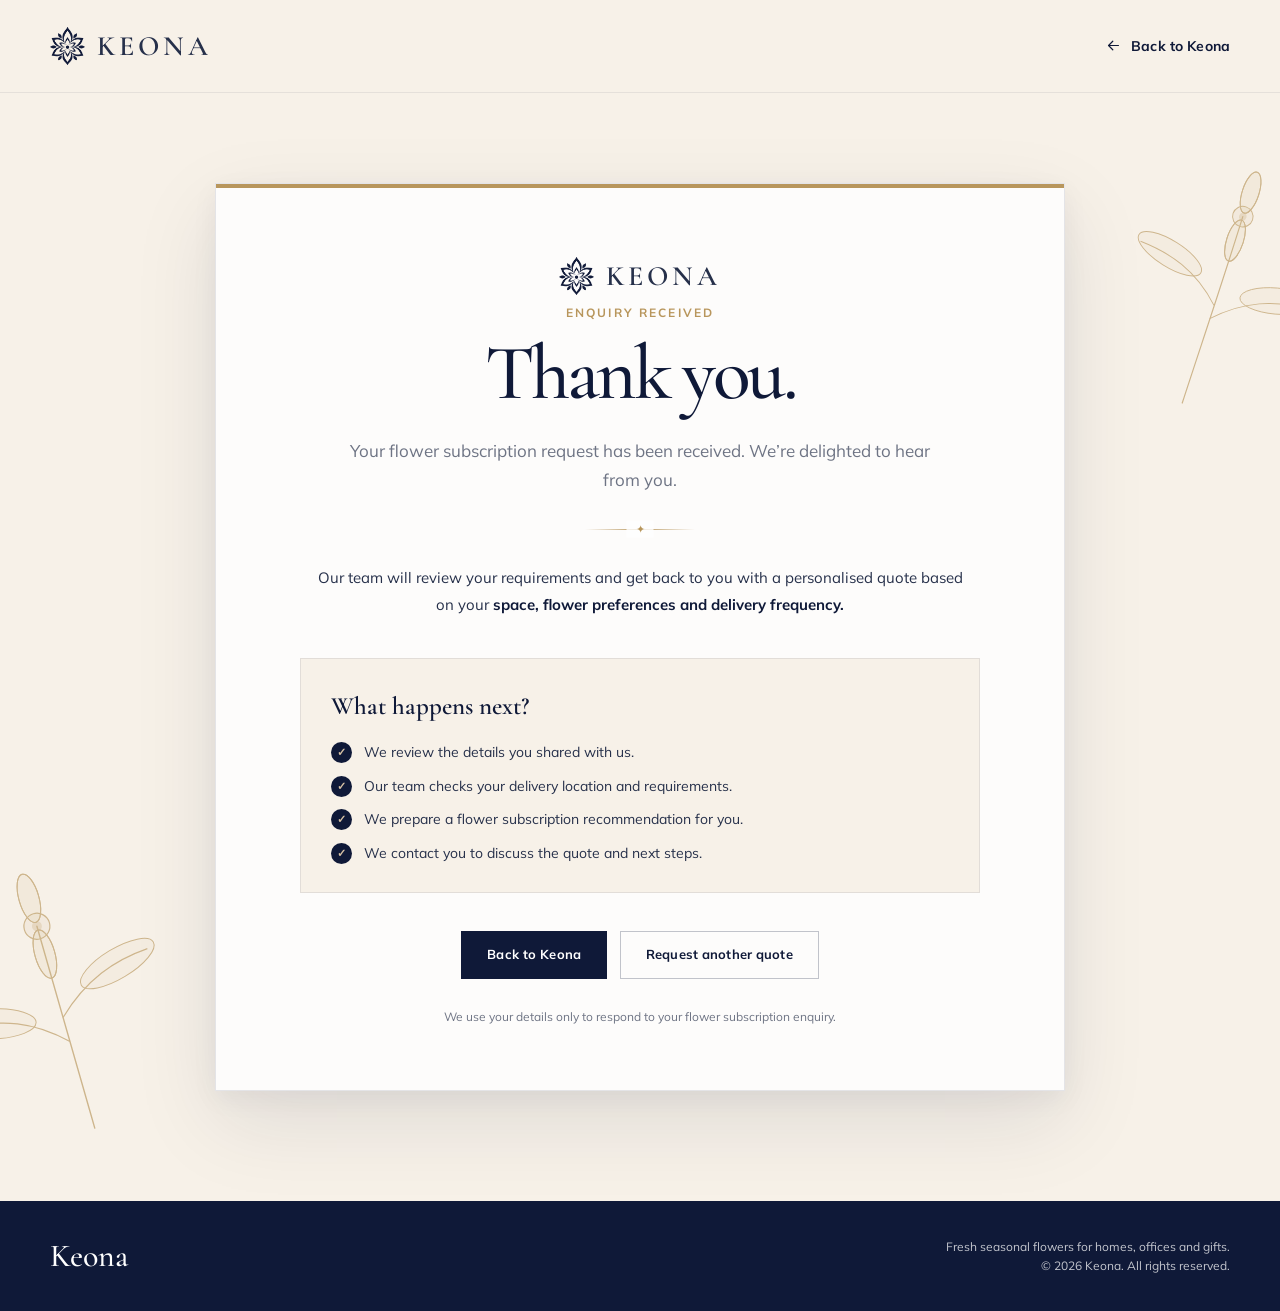
<file: thank-you.html>
<!DOCTYPE html>
<html lang="en-IN">

<head>
  <meta charset="UTF-8">

  <meta name="viewport" content="width=device-width, initial-scale=1">

  <title>Thank You | Keona Flower Subscription</title>

  <meta
    name="description"
    content="Thank you for your flower subscription enquiry with Keona."
  >
  <link rel="icon" type="image/png" href="[data-uri]">


  <!-- Google Fonts - Same as Keona -->
  <link rel="preconnect" href="https://fonts.googleapis.com">
  <link rel="preconnect" href="https://fonts.gstatic.com" crossorigin>

  <link
    href="https://fonts.googleapis.com/css2?family=Cormorant+Garamond:wght@400;500;600&family=Mulish:wght@400;500;600;700&display=swap"
    rel="stylesheet"
  >

  <!-- Google Tag Manager -->
  <script>
    (function(w,d,s,l,i){
      w[l]=w[l]||[];
      w[l].push({
        'gtm.start': new Date().getTime(),
        event:'gtm.js'
      });

      var f=d.getElementsByTagName(s)[0],
          j=d.createElement(s),
          dl=l!='dataLayer'?'&l='+l:'';

      j.async=true;
      j.src='https://www.googletagmanager.com/gtm.js?id='+i+dl;
      f.parentNode.insertBefore(j,f);
    })(window,document,'script','dataLayer','GTM-TJHF43ZT');
  </script>


  <style>

    /* =========================================================
       KEONA THANK YOU PAGE
       Same visual language as main website
       ========================================================= */

    :root {
      --navy: #0F1938;
      --navy-soft: #172348;
      --gold: #B8965C;
      --gold-light: #D8C3A5;
      --cream: #F7F1E8;
      --cream-dark: #EEE5D8;
      --white: #FFFFFF;
      --text: #26304A;
      --muted: #6E7484;
      --border: rgba(15, 25, 56, 0.12);

      --display: "Cormorant Garamond", Georgia, serif;
      --body: "Mulish", Arial, sans-serif;

      --wrap: 1180px;
    }

    /* =========================================================
       RESET
       ========================================================= */

    * {
      box-sizing: border-box;
    }

    html {
      scroll-behavior: smooth;
    }

    body {
      margin: 0;
      background: var(--cream);
      color: var(--text);
      font-family: var(--body);
      line-height: 1.6;
      -webkit-font-smoothing: antialiased;
      text-rendering: optimizeLegibility;
    }

    a {
      color: inherit;
      text-decoration: none;
    }

    button,
    a {
      -webkit-tap-highlight-color: transparent;
    }

    img,
    svg {
      max-width: 100%;
    }

    /* =========================================================
       GLOBAL
       ========================================================= */

    .wrap {
      width: min(calc(100% - 48px), var(--wrap));
      margin-inline: auto;
    }

    /* =========================================================
       NAVIGATION
       ========================================================= */

    .nav {
      width: 100%;
      border-bottom: 1px solid rgba(15, 25, 56, 0.08);
      background: rgba(247, 241, 232, 0.94);
      backdrop-filter: blur(12px);
      -webkit-backdrop-filter: blur(12px);
    }

    .nav-in {
      min-height: 92px;
      display: flex;
      align-items: center;
      justify-content: space-between;
      gap: 30px;
    }
.brand{display:inline-flex;align-items:center;gap:12px;font-family:var(--display);font-size:1.75rem;font-weight:600;letter-spacing:.14em;text-decoration:none;text-transform:uppercase}
.brand img{height:38px;width:auto}
    .nav-back {
      display: inline-flex;
      align-items: center;
      gap: 9px;
      color: var(--navy);
      font-size: 14px;
      font-weight: 700;
      letter-spacing: 0.01em;
      transition: color 0.25s ease;
    }

    .nav-back:hover {
      color: var(--gold);
    }

    .nav-back svg {
      width: 17px;
      height: 17px;
    }

    /* =========================================================
       MAIN
       ========================================================= */

    main {
      min-height: calc(100vh - 92px);
      display: flex;
      align-items: center;
      position: relative;
      overflow: hidden;
    }

    .thankyou-section {
      width: 100%;
      padding: 90px 0 110px;
      position: relative;
    }

    /* =========================================================
       DECORATIVE FLOWERS
       ========================================================= */

    .flower-decoration {
      position: absolute;
      pointer-events: none;
      opacity: 0.65;
    }

    .flower-decoration.left {
      left: -90px;
      bottom: 40px;
      width: 300px;
      transform: rotate(-16deg);
    }

    .flower-decoration.right {
      right: -80px;
      top: 50px;
      width: 280px;
      transform: rotate(18deg);
    }

    .flower-decoration svg {
      width: 100%;
      height: auto;
    }

    /* =========================================================
       MAIN CARD
       ========================================================= */

    .thankyou-wrap {
      position: relative;
      z-index: 2;
      max-width: 850px;
      margin: 0 auto;
    }

    .thankyou-card {
      position: relative;
      background: rgba(255, 255, 255, 0.82);
      border: 1px solid rgba(15, 25, 56, 0.10);
      box-shadow:
        0 30px 80px rgba(15, 25, 56, 0.10),
        0 8px 25px rgba(15, 25, 56, 0.05);

      padding: 70px 70px 64px;
      text-align: center;

      overflow: hidden;
    }

    /* top gold line */

    .thankyou-card::before {
      content: "";
      position: absolute;
      top: 0;
      left: 0;
      right: 0;
      height: 4px;
      background: var(--gold);
    }

    /* =========================================================
       FLOWER ICON
       ========================================================= */

    .success-icon {
      width: 86px;
      height: 86px;
      margin: 0 auto 28px;

      display: flex;
      align-items: center;
      justify-content: center;

      border: 1px solid rgba(184, 150, 92, 0.55);
      border-radius: 50%;

      color: var(--gold);
      background: rgba(184, 150, 92, 0.06);
    }

    .success-icon svg {
      width: 54px;
      height: 54px;
    }

    /* =========================================================
       EYEBROW
       ========================================================= */

    .eyebrow {
      margin: 0 0 13px;

      color: var(--gold);

      font-size: 12px;
      font-weight: 700;

      letter-spacing: 0.18em;
      text-transform: uppercase;
    }

    /* =========================================================
       HEADING
       ========================================================= */

    h1 {
      margin: 0;

      color: var(--navy);

      font-family: var(--display);
      font-size: clamp(48px, 7vw, 78px);
      font-weight: 500;
      line-height: 0.98;
      letter-spacing: -0.045em;
    }

    .intro {
      max-width: 610px;
      margin: 24px auto 0;

      color: var(--muted);

      font-size: 17px;
      line-height: 1.75;
    }

    /* =========================================================
       DIVIDER
       ========================================================= */

    .ornament {
      width: 110px;
      height: 1px;

      margin: 34px auto;

      background: linear-gradient(
        to right,
        transparent,
        var(--gold),
        transparent
      );

      position: relative;
    }

    .ornament::after {
      content: "✦";

      position: absolute;
      left: 50%;
      top: 50%;

      transform: translate(-50%, -53%);

      padding: 0 9px;

      color: var(--gold);
      background: rgba(255, 255, 255, 0.82);

      font-size: 11px;
    }

    /* =========================================================
       MESSAGE
       ========================================================= */

    .message {
      max-width: 650px;
      margin: 0 auto;

      color: var(--text);
      font-size: 15px;
      line-height: 1.8;
    }

    .message strong {
      color: var(--navy);
      font-weight: 700;
    }

    /* =========================================================
       NEXT STEPS
       ========================================================= */

    .next-box {
      max-width: 680px;

      margin: 40px auto 0;

      padding: 27px 30px;

      background: var(--cream);

      border: 1px solid rgba(15, 25, 56, 0.09);

      text-align: left;
    }

    .next-box-title {
      margin: 0 0 16px;

      color: var(--navy);

      font-family: var(--display);
      font-size: 25px;
      font-weight: 600;
    }

    .next-list {
      margin: 0;
      padding: 0;
      list-style: none;

      display: grid;
      gap: 12px;
    }

    .next-list li {
      display: flex;
      align-items: flex-start;
      gap: 12px;

      color: var(--text);

      font-size: 14px;
      line-height: 1.55;
    }

    .next-list li::before {
      content: "✓";

      flex: 0 0 auto;

      width: 21px;
      height: 21px;

      display: flex;
      align-items: center;
      justify-content: center;

      border-radius: 50%;

      background: var(--navy);
      color: var(--gold-light);

      font-size: 11px;
      font-weight: 700;
    }

    /* =========================================================
       BUTTONS
       ========================================================= */

    .actions {
      display: flex;
      justify-content: center;
      align-items: center;
      gap: 13px;

      margin-top: 38px;

      flex-wrap: wrap;
    }

    .btn {
      min-height: 48px;

      display: inline-flex;
      align-items: center;
      justify-content: center;

      padding: 12px 25px;

      border: 1px solid var(--navy);

      background: var(--navy);
      color: #fff;

      font-family: var(--body);
      font-size: 13px;
      font-weight: 700;

      letter-spacing: 0.01em;

      cursor: pointer;

      transition:
        background 0.25s ease,
        border-color 0.25s ease,
        color 0.25s ease,
        transform 0.25s ease;
    }

    .btn:hover {
      background: var(--gold);
      border-color: var(--gold);
      color: var(--navy);

      transform: translateY(-2px);
    }

    .btn-outline {
      background: transparent;
      color: var(--navy);
      border-color: rgba(15, 25, 56, 0.25);
    }

    .btn-outline:hover {
      background: var(--cream);
      color: var(--navy);
      border-color: var(--gold);
    }

    /* =========================================================
       SMALL FOOTNOTE
       ========================================================= */

    .small-note {
      margin: 28px auto 0;

      color: var(--muted);

      font-size: 12px;
      line-height: 1.6;
    }

    /* =========================================================
       FOOTER
       ========================================================= */

    .footer {
      background: var(--navy);
      color: rgba(255, 255, 255, 0.75);
    }

    .footer-in {
      min-height: 110px;

      display: flex;
      align-items: center;
      justify-content: space-between;

      gap: 30px;
    }

    .footer-brand {
      color: #fff;

      font-family: var(--display);
      font-size: 32px;
      font-weight: 500;
    }

    .footer-copy {
      margin: 0;

      font-size: 12px;
      line-height: 1.6;
      text-align: right;
    }

    /* =========================================================
       MOBILE
       ========================================================= */

    @media (max-width: 768px) {

      .wrap {
        width: min(calc(100% - 32px), var(--wrap));
      }

      .nav-in {
        min-height: 76px;
      }

      .brand {
        font-size: 32px;
      }

      .brand-mark {
        width: 36px;
        height: 36px;
        margin-right: 7px;
      }

      .nav-back {
        font-size: 12px;
      }

      main {
        min-height: auto;
      }

      .thankyou-section {
        padding: 55px 0 70px;
      }

      .thankyou-card {
        padding: 48px 22px 42px;
      }

      .success-icon {
        width: 74px;
        height: 74px;
        margin-bottom: 23px;
      }

      .success-icon svg {
        width: 46px;
        height: 46px;
      }

      h1 {
        font-size: clamp(45px, 15vw, 64px);
      }

      .intro {
        margin-top: 20px;
        font-size: 15px;
        line-height: 1.7;
      }

      .ornament {
        margin: 28px auto;
      }

      .message {
        font-size: 14px;
      }

      .next-box {
        padding: 23px 19px;
        margin-top: 30px;
      }

      .next-box-title {
        font-size: 23px;
      }

      .next-list li {
        font-size: 13px;
      }

      .actions {
        margin-top: 30px;
        flex-direction: column;
      }

      .actions .btn {
        width: 100%;
      }

      .flower-decoration.left {
        left: -170px;
        bottom: 30px;
        width: 270px;
        opacity: 0.4;
      }

      .flower-decoration.right {
        right: -150px;
        top: 30px;
        width: 250px;
        opacity: 0.4;
      }

      .footer-in {
        min-height: 125px;
        flex-direction: column;
        justify-content: center;
        text-align: center;
        gap: 8px;
      }

      .footer-copy {
        text-align: center;
      }
    }

  </style>
</head>


<body>
<!-- Google Tag Manager (noscript) -->
  <noscript>
    <iframe
      src="https://www.googletagmanager.com/ns.html?id=GTM-TJHF43ZT"
      height="0"
      width="0"
      style="display:none;visibility:hidden"
      title="Google Tag Manager"
    ></iframe>
  </noscript>

  <!-- Keep your existing thank-you page content below -->
  <!-- =======================================================
       NAVIGATION
       ======================================================== -->

  <header class="nav">

    <div class="wrap nav-in">

        <a class="brand" href="/" aria-label="Keona home"><img src="[data-uri]" width="134" height="144" alt="">Keona</a>

      <a
        class="nav-back"
        href="/"
      >

        <svg
          viewBox="0 0 24 24"
          fill="none"
          xmlns="http://www.w3.org/2000/svg"
        >
          <path
            d="M19 12H5"
            stroke="currentColor"
            stroke-width="1.7"
            stroke-linecap="round"
          />
          <path
            d="M11 18L5 12L11 6"
            stroke="currentColor"
            stroke-width="1.7"
            stroke-linecap="round"
            stroke-linejoin="round"
          />
        </svg>

        Back to Keona

      </a>

    </div>

  </header>


  <!-- =======================================================
       MAIN
       ======================================================== -->

  <main>

    <!-- Decorative flower - left -->

    <div
      class="flower-decoration left"
      aria-hidden="true"
    >

      <svg
        viewBox="0 0 300 300"
        fill="none"
        xmlns="http://www.w3.org/2000/svg"
      >

        <path
          d="M150 280C150 220 150 165 150 70"
          stroke="#B8965C"
          stroke-width="1.4"
          stroke-linecap="round"
        />

        <path
          d="M150 190C120 160 90 150 55 148"
          stroke="#B8965C"
          stroke-width="1.2"
        />

        <path
          d="M150 165C182 135 215 124 250 122"
          stroke="#B8965C"
          stroke-width="1.2"
        />

        <ellipse
          cx="82"
          cy="152"
          rx="42"
          ry="15"
          transform="rotate(14 82 152)"
          fill="rgba(184,150,92,.08)"
          stroke="#B8965C"
          stroke-width="1"
        />

        <ellipse
          cx="217"
          cy="128"
          rx="42"
          ry="15"
          transform="rotate(-15 217 128)"
          fill="rgba(184,150,92,.08)"
          stroke="#B8965C"
          stroke-width="1"
        />

        <g transform="translate(150 70)">

          <circle
            r="13"
            fill="rgba(184,150,92,.12)"
            stroke="#B8965C"
            stroke-width="1.2"
          />

          <g
            stroke="#B8965C"
            stroke-width="1"
            fill="rgba(184,150,92,.07)"
          >

            <ellipse
              cy="-29"
              rx="10"
              ry="25"
            />

            <ellipse
              cy="29"
              rx="10"
              ry="25"
            />

            <ellipse
              cx="-29"
              rx="25"
              ry="10"
              transform="rotate(90)"
            />

            <ellipse
              cx="29"
              rx="25"
              ry="10"
              transform="rotate(90)"
            />

          </g>

          <circle
            r="5"
            fill="#B8965C"
            opacity=".35"
          />

        </g>

      </svg>

    </div>


    <!-- Decorative flower - right -->

    <div
      class="flower-decoration right"
      aria-hidden="true"
    >

      <svg
        viewBox="0 0 300 300"
        fill="none"
        xmlns="http://www.w3.org/2000/svg"
      >

        <path
          d="M150 285C150 220 151 155 150 75"
          stroke="#B8965C"
          stroke-width="1.3"
          stroke-linecap="round"
        />

        <path
          d="M150 190C180 160 210 150 245 148"
          stroke="#B8965C"
          stroke-width="1"
        />

        <path
          d="M150 175C120 145 88 136 54 134"
          stroke="#B8965C"
          stroke-width="1"
        />

        <ellipse
          cx="212"
          cy="150"
          rx="39"
          ry="14"
          transform="rotate(-13 212 150)"
          fill="rgba(184,150,92,.08)"
          stroke="#B8965C"
          stroke-width="1"
        />

        <ellipse
          cx="88"
          cy="137"
          rx="39"
          ry="14"
          transform="rotate(14 88 137)"
          fill="rgba(184,150,92,.08)"
          stroke="#B8965C"
          stroke-width="1"
        />

        <g transform="translate(150 75)">

          <circle
            r="11"
            fill="rgba(184,150,92,.12)"
            stroke="#B8965C"
            stroke-width="1"
          />

          <g
            stroke="#B8965C"
            stroke-width="1"
            fill="rgba(184,150,92,.07)"
          >

            <ellipse
              cy="-27"
              rx="9"
              ry="23"
            />

            <ellipse
              cy="27"
              rx="9"
              ry="23"
            />

            <ellipse
              cx="-27"
              rx="23"
              ry="9"
              transform="rotate(90)"
            />

            <ellipse
              cx="27"
              rx="23"
              ry="9"
              transform="rotate(90)"
            />

          </g>

          <circle
            r="4"
            fill="#B8965C"
            opacity=".35"
          />

        </g>

      </svg>

    </div>


    <!-- =====================================================
         THANK YOU CONTENT
         ====================================================== -->

    <section class="thankyou-section">

      <div class="wrap">

        <div class="thankyou-wrap">

          <div class="thankyou-card">


            <!-- Success flower -->

               <a class="brand" href="/" aria-label="Keona home"><img src="[data-uri]" width="134" height="144" alt="">Keona</a>


            <p class="eyebrow">
              Enquiry received
            </p>


            <h1>
              Thank you.
            </h1>


            <p class="intro">
              Your flower subscription request has been received.
              We’re delighted to hear from you.
            </p>


            <div class="ornament"></div>


            <p class="message">
              Our team will review your requirements and get back to you
              with a personalised quote based on your
              <strong>space, flower preferences and delivery frequency.</strong>
            </p>


            <!-- Next steps -->

            <div class="next-box">

              <h2 class="next-box-title">
                What happens next?
              </h2>


              <ul class="next-list">

                <li>
                  We review the details you shared with us.
                </li>

                <li>
                  Our team checks your delivery location and requirements.
                </li>

                <li>
                  We prepare a flower subscription recommendation for you.
                </li>

                <li>
                  We contact you to discuss the quote and next steps.
                </li>

              </ul>

            </div>


            <!-- Buttons -->

            <div class="actions">

              <a
                href="/"
                class="btn"
              >
                Back to Keona
              </a>


              <a
                href="/#build"
                class="btn btn-outline"
              >
                Request another quote
              </a>

            </div>


            <p class="small-note">
              We use your details only to respond to your flower
              subscription enquiry.
            </p>

          </div>

        </div>

      </div>

    </section>

  </main>


  <!-- =======================================================
       FOOTER
       ======================================================== -->

  <footer class="footer">

    <div class="wrap footer-in">

      <a
        href="/"
        class="footer-brand"
      >
        Keona
      </a>


      <p class="footer-copy">
        Fresh seasonal flowers for homes, offices and gifts.<br>
        © <span id="year"></span> Keona. All rights reserved.
      </p>

    </div>

  </footer>


  <!-- =======================================================
       JAVASCRIPT
       ======================================================== -->

  <script>

    /*
     * Automatically update copyright year.
     */

    document.getElementById("year").textContent =
      new Date().getFullYear();


    /*
     * Optional:
     * If the thank-you page is opened with:
     *
     * /thank-you.html?name=Suraj
     *
     * the heading can become:
     *
     * Thank you, Suraj.
     *
     * This is completely optional.
     */

    const params = new URLSearchParams(window.location.search);

    const customerName = params.get("name");

    if (customerName) {

      const cleanName = customerName
        .replace(/[<>]/g, "")
        .trim();

      if (cleanName) {

        const heading = document.querySelector("h1");

        heading.textContent =
          `Thank you, ${cleanName}.`;

      }

    }

  </script>

</body>

</html>
</file>
